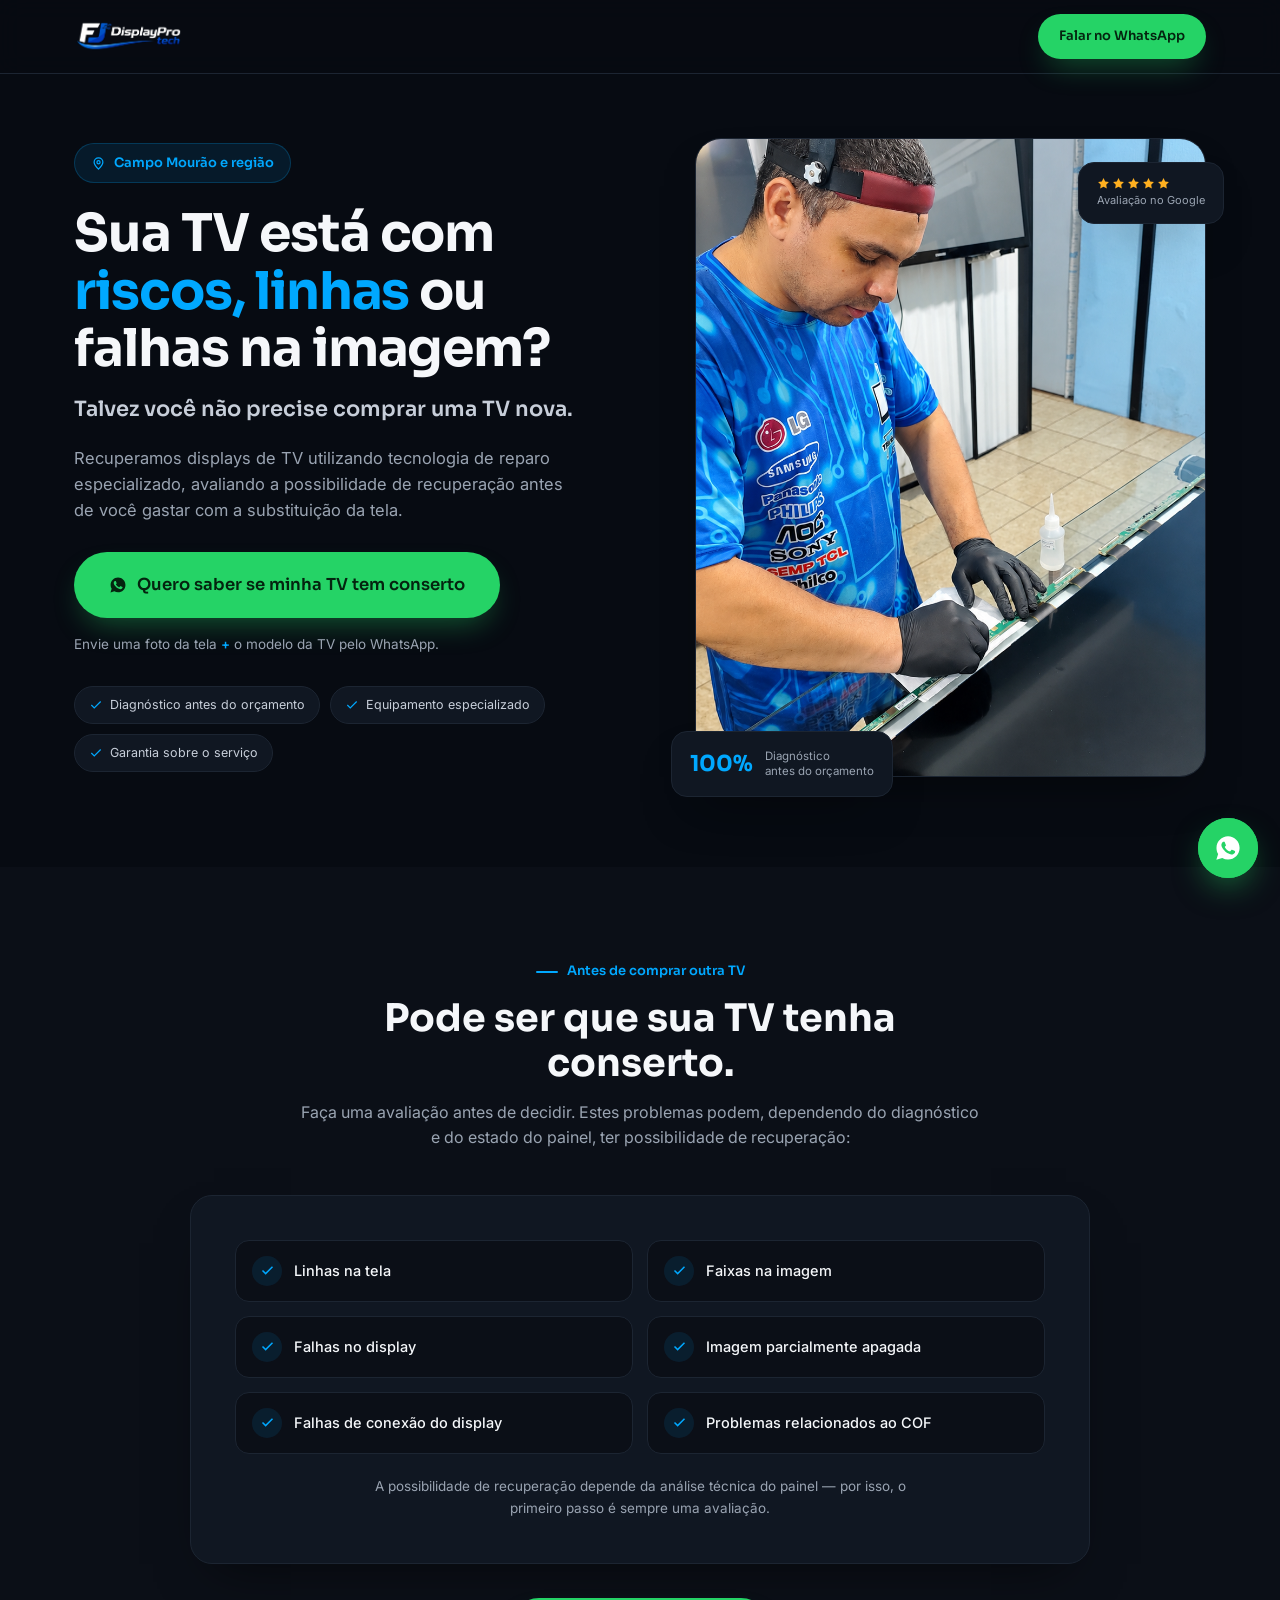
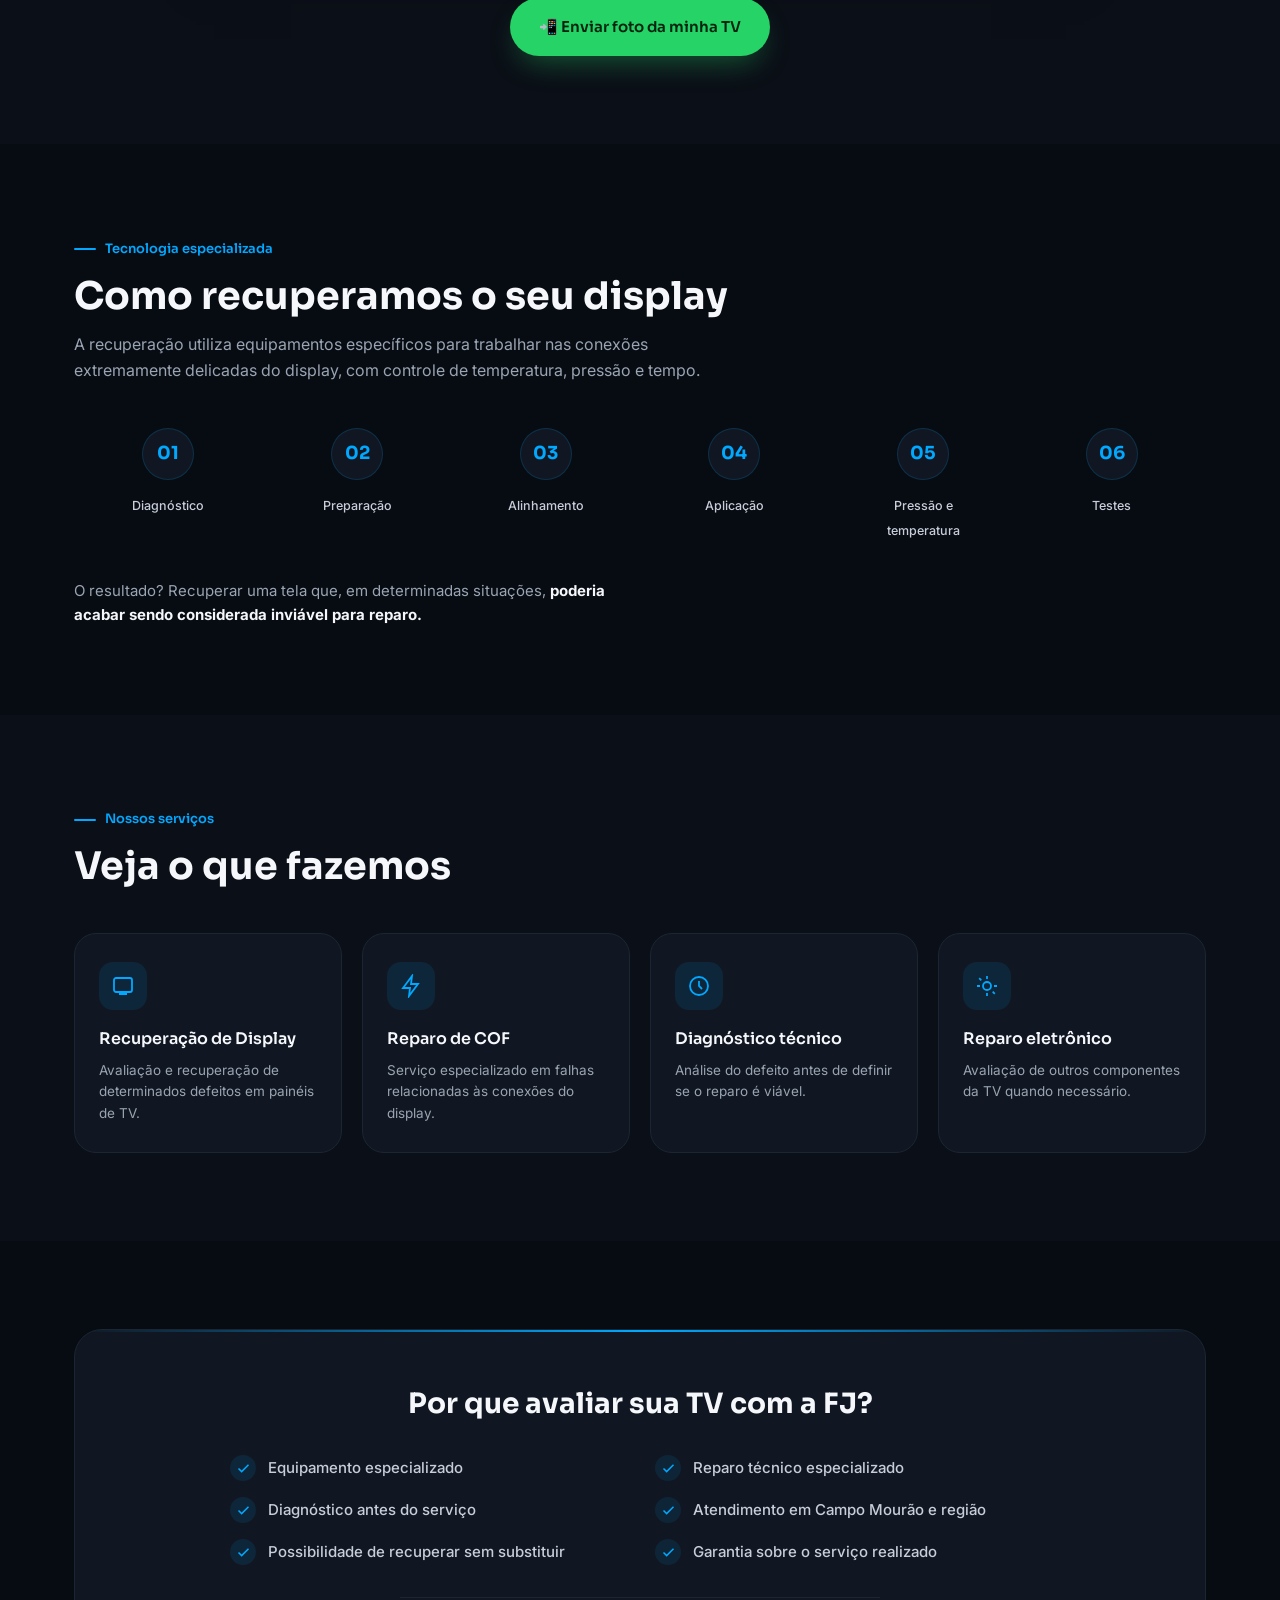
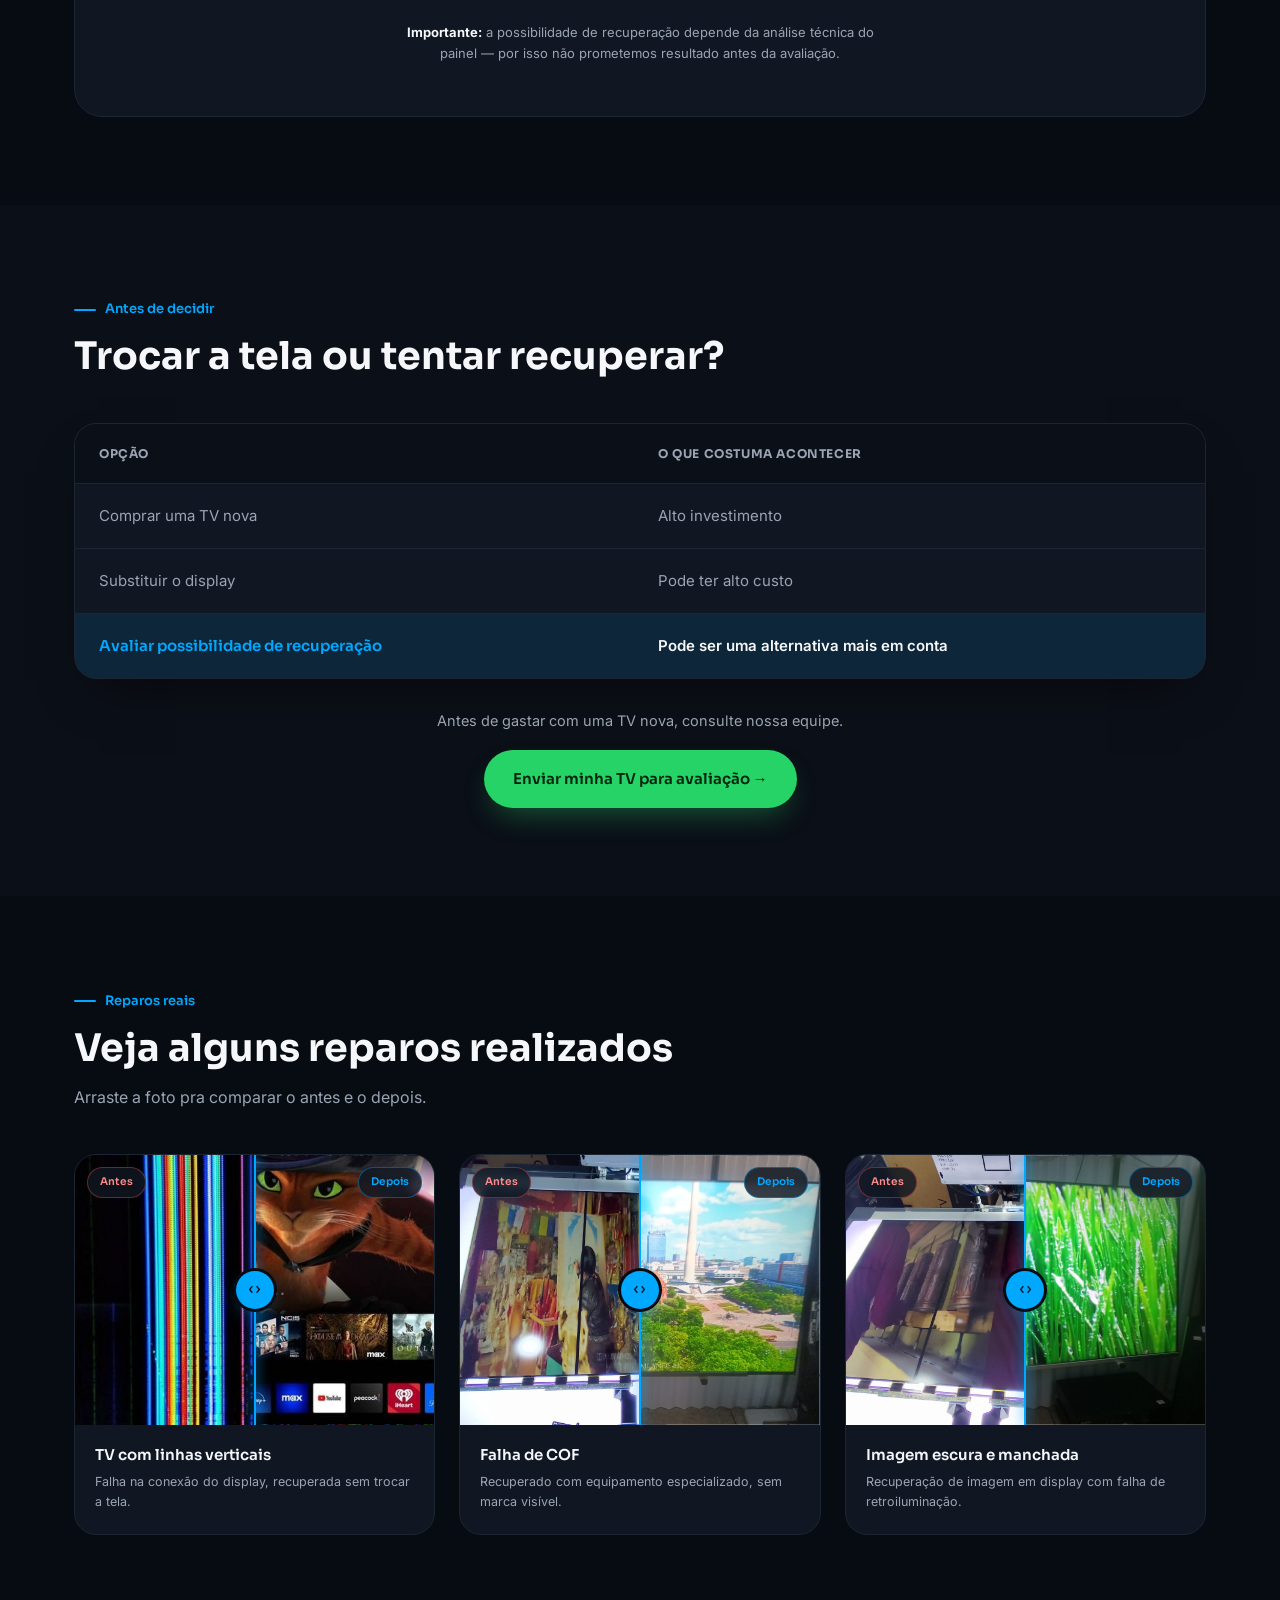
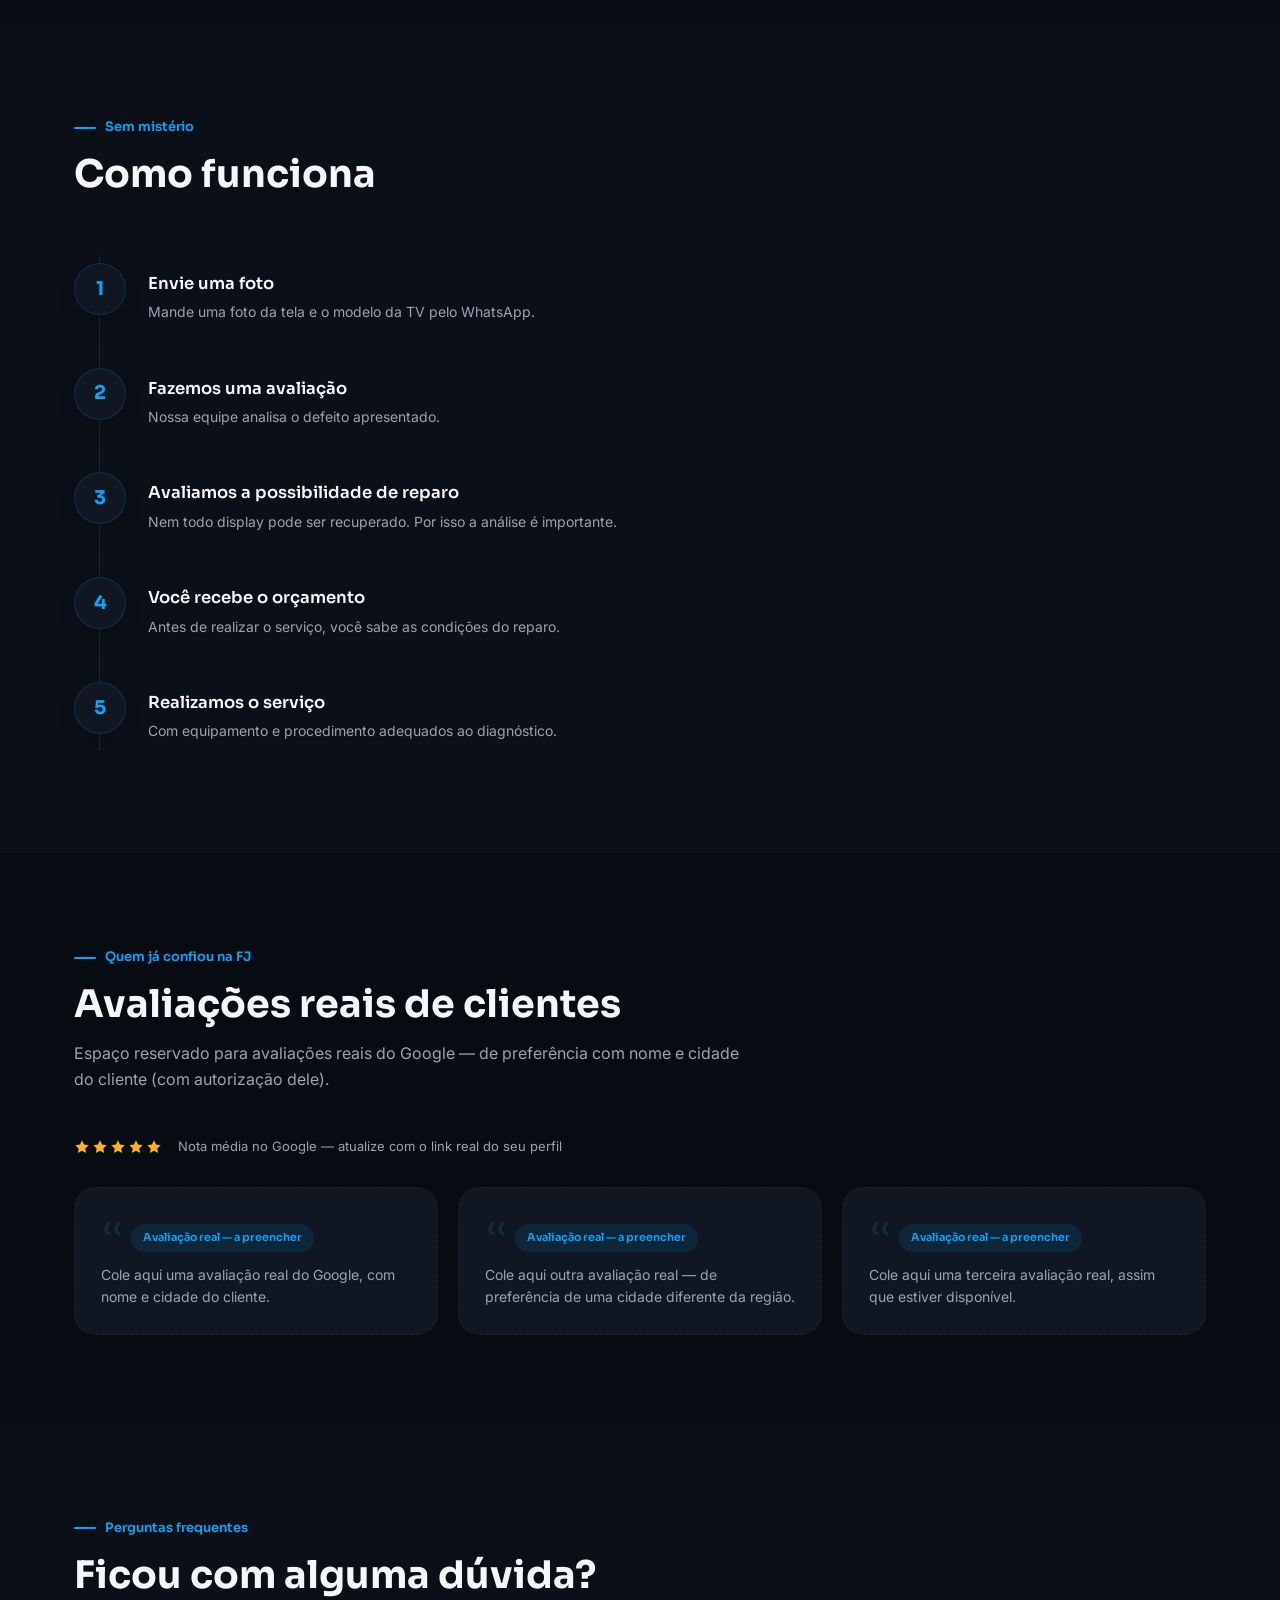
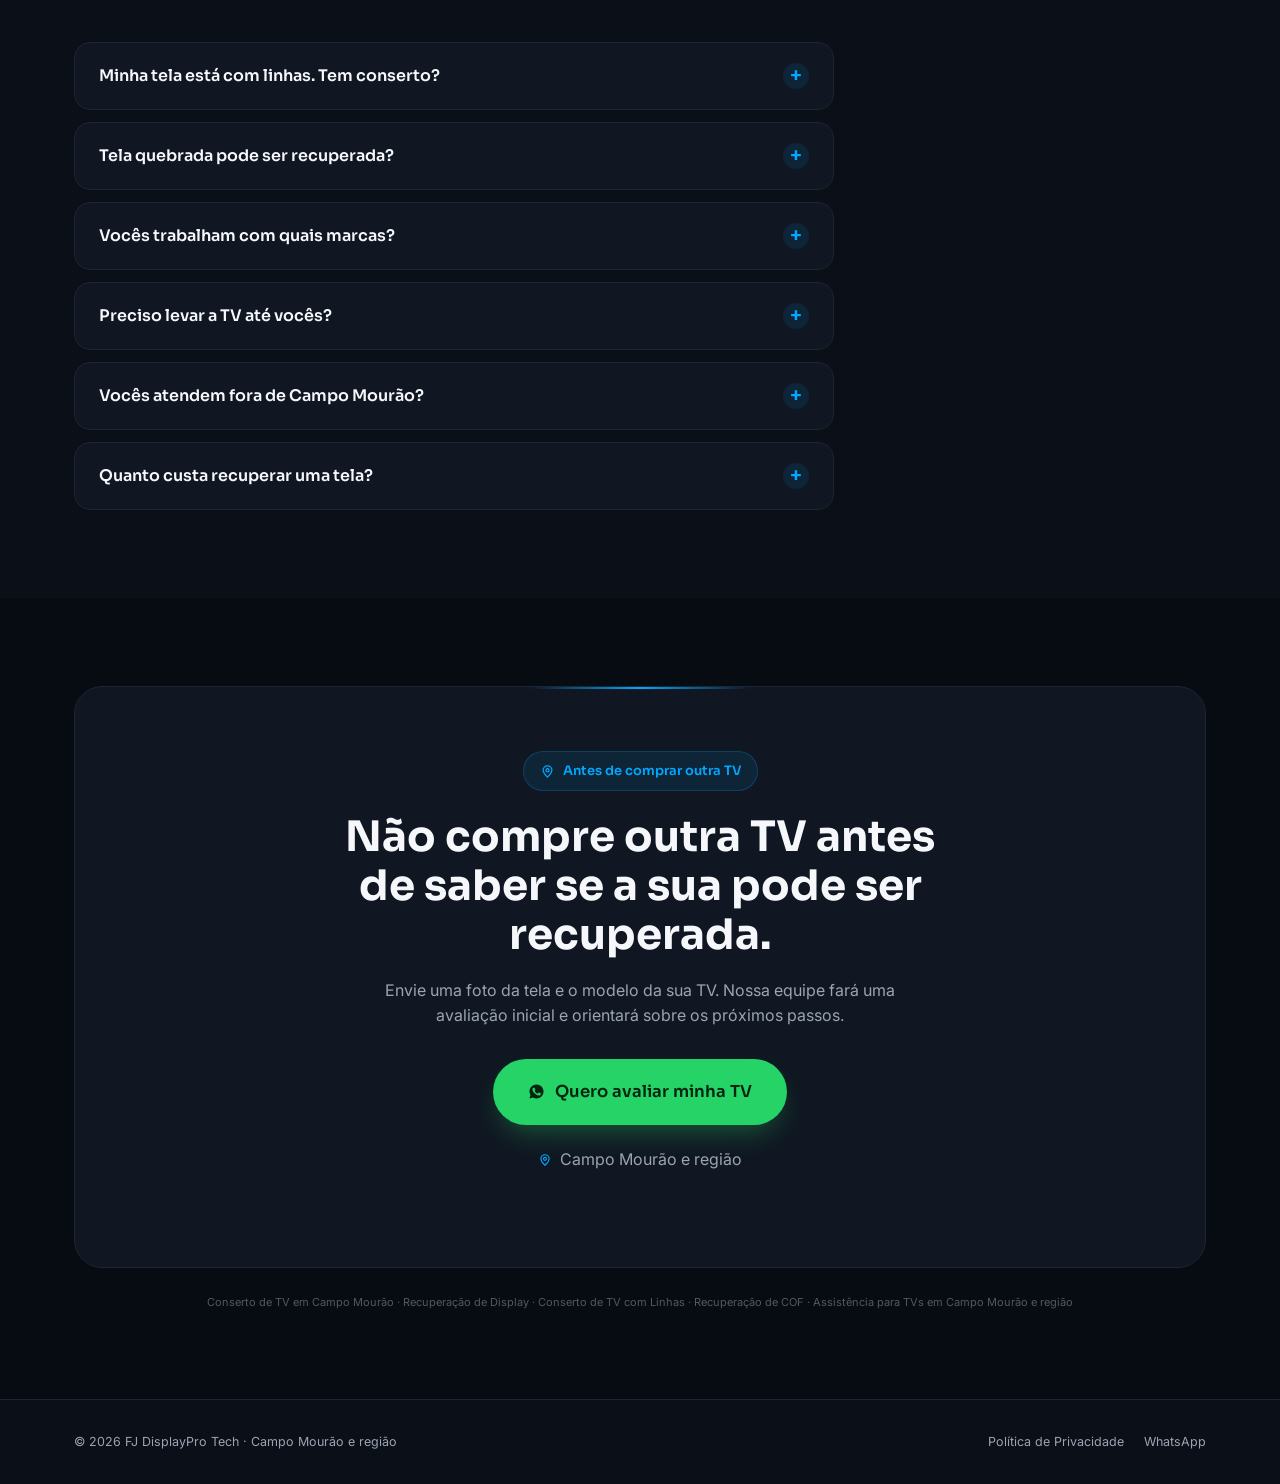
<file: index.html>
<!DOCTYPE html>
<html lang="pt-BR">
<head>
<meta charset="UTF-8">
<meta name="viewport" content="width=device-width, initial-scale=1.0">
<title>Sua TV Está com Riscos, Linhas ou Falhas na Imagem? | FJ DisplayPro Tech</title>
<meta name="description" content="Talvez você não precise comprar uma TV nova. Recuperamos displays de TV com tecnologia especializada. Envie uma foto da tela e o modelo pelo WhatsApp — Campo Mourão e região.">
<link rel="preconnect" href="https://fonts.googleapis.com">
<link href="https://fonts.googleapis.com/css2?family=Sora:wght@500;600;700;800&family=Inter:wght@400;500;600&display=swap" rel="stylesheet">
<link rel="stylesheet" href="style.css">
</head>
<body>

<!-- ============================== HEADER ============================== -->
<header>
  <div class="header-inner">
    <img class="logo-img" src="logo-mark.png" alt="FJ DisplayPro Tech">
    <a href="https://wa.me/5544997722707?text=Ol%C3%A1!%20Vim%20pela%20p%C3%A1gina%20da%20FJ%20DisplayPro%20Tech%20e%20gostaria%20de%20saber%20se%20minha%20TV%20pode%20ter%20o%20display%20recuperado.%20Vou%20enviar%20uma%20foto%20da%20tela%20e%20o%20modelo." target="_blank" rel="noopener" class="btn btn-primary btn-sm">Falar no WhatsApp</a>
  </div>
</header>

<!-- ============================== HERO ============================== -->
<section class="hero">
  <div class="wrap hero-grid">
    <div>
      <span class="badge-pill">
        <svg width="15" height="15" viewBox="0 0 24 24" fill="none" stroke="currentColor" stroke-width="2"><path d="M12 21s-7-6.5-7-11a7 7 0 0 1 14 0c0 4.5-7 11-7 11z"/><circle cx="12" cy="10" r="2.5"/></svg>
        Campo Mourão e região
      </span>
      <h1>Sua TV está com <span class="accent">riscos, linhas</span> ou falhas na imagem?</h1>
      <p class="sub">Talvez você não precise comprar uma TV nova.</p>
      <p class="lead">Recuperamos displays de TV utilizando tecnologia de reparo especializado, avaliando a possibilidade de recuperação antes de você gastar com a substituição da tela.</p>
      <div class="cta-row">
        <a href="https://wa.me/5544997722707?text=Ol%C3%A1!%20Vim%20pela%20p%C3%A1gina%20da%20FJ%20DisplayPro%20Tech.%20Quero%20saber%20se%20minha%20TV%20tem%20conserto%20%E2%80%94%20vou%20enviar%20uma%20foto%20da%20tela%20e%20o%20modelo." target="_blank" rel="noopener" class="btn btn-primary btn-lg">
          <svg width="18" height="18" viewBox="0 0 24 24" fill="currentColor"><path d="M12.04 2C6.58 2 2.13 6.45 2.13 11.91c0 1.87.5 3.63 1.44 5.15L2 22l5.09-1.53a9.87 9.87 0 0 0 4.95 1.33h.01c5.46 0 9.9-4.45 9.9-9.9C21.96 6.44 17.5 2 12.04 2zm5.8 14.1c-.24.68-1.4 1.32-1.94 1.4-.5.08-1.12.11-1.8-.11-.42-.14-.96-.31-1.65-.62-2.9-1.25-4.8-4.17-4.94-4.36-.14-.2-1.17-1.56-1.17-2.98 0-1.41.74-2.1 1-2.4.27-.28.58-.35.78-.35.19 0 .38 0 .55.01.18.01.42-.07.65.5.24.58.81 2 .88 2.14.07.14.12.31.02.5-.1.19-.15.3-.3.47-.15.16-.31.36-.44.49-.15.14-.3.3-.13.6.17.29.75 1.24 1.62 2.01 1.11 1 2.05 1.31 2.35 1.46.29.14.46.12.63-.07.17-.19.72-.84.92-1.13.19-.29.39-.24.65-.14.27.1 1.68.79 1.97.94.29.14.48.21.55.33.07.13.07.72-.17 1.4z"/></svg>
          Quero saber se minha TV tem conserto
        </a>
      </div>
      <p class="micro">Envie uma foto da tela <b>+</b> o modelo da TV pelo WhatsApp.</p>
      <div class="trust-chips">
        <span class="trust-chip"><svg width="14" height="14" viewBox="0 0 24 24" fill="none" stroke="currentColor" stroke-width="2"><path d="M20 6L9 17l-5-5"/></svg> Diagnóstico antes do orçamento</span>
        <span class="trust-chip"><svg width="14" height="14" viewBox="0 0 24 24" fill="none" stroke="currentColor" stroke-width="2"><path d="M20 6L9 17l-5-5"/></svg> Equipamento especializado</span>
        <span class="trust-chip"><svg width="14" height="14" viewBox="0 0 24 24" fill="none" stroke="currentColor" stroke-width="2"><path d="M20 6L9 17l-5-5"/></svg> Garantia sobre o serviço</span>
      </div>
    </div>
    <div class="hero-photo-wrap">
      <div class="hero-photo">
        <img src="img8.jpg" alt="Técnico da FJ DisplayPro Tech trabalhando na recuperação de um display">
      </div>
      <div class="float-card stat">
        <div class="num">100%</div>
        <div class="lbl">Diagnóstico<br>antes do orçamento</div>
      </div>
      <div class="float-card rating">
        <div>
          <div class="stars">
            <svg width="13" height="13" viewBox="0 0 24 24" fill="currentColor"><path d="M12 2l3.09 6.26L22 9.27l-5 4.87L18.18 21 12 17.77 5.82 21 7 14.14l-5-4.87 6.91-1.01L12 2z"/></svg>
            <svg width="13" height="13" viewBox="0 0 24 24" fill="currentColor"><path d="M12 2l3.09 6.26L22 9.27l-5 4.87L18.18 21 12 17.77 5.82 21 7 14.14l-5-4.87 6.91-1.01L12 2z"/></svg>
            <svg width="13" height="13" viewBox="0 0 24 24" fill="currentColor"><path d="M12 2l3.09 6.26L22 9.27l-5 4.87L18.18 21 12 17.77 5.82 21 7 14.14l-5-4.87 6.91-1.01L12 2z"/></svg>
            <svg width="13" height="13" viewBox="0 0 24 24" fill="currentColor"><path d="M12 2l3.09 6.26L22 9.27l-5 4.87L18.18 21 12 17.77 5.82 21 7 14.14l-5-4.87 6.91-1.01L12 2z"/></svg>
            <svg width="13" height="13" viewBox="0 0 24 24" fill="currentColor"><path d="M12 2l3.09 6.26L22 9.27l-5 4.87L18.18 21 12 17.77 5.82 21 7 14.14l-5-4.87 6.91-1.01L12 2z"/></svg>
          </div>
          <span>Avaliação no Google</span>
        </div>
      </div>
    </div>
  </div>
</section>

<!-- ============================== PODE TER CONSERTO ============================== -->
<section id="pode-ter-conserto" class="bg-soft">
  <div class="wrap">
    <div class="section-head center">
      <span class="eyebrow center">Antes de comprar outra TV</span>
      <h2>Pode ser que sua TV tenha conserto.</h2>
      <p>Faça uma avaliação antes de decidir. Estes problemas podem, dependendo do diagnóstico e do estado do painel, ter possibilidade de recuperação:</p>
    </div>
    <div class="problems-card center">
      <div class="problems-grid">
        <div class="problem-pill"><span class="ic"><svg width="15" height="15" viewBox="0 0 24 24" fill="none" stroke="currentColor" stroke-width="2.4"><path d="M20 6L9 17l-5-5"/></svg></span>Linhas na tela</div>
        <div class="problem-pill"><span class="ic"><svg width="15" height="15" viewBox="0 0 24 24" fill="none" stroke="currentColor" stroke-width="2.4"><path d="M20 6L9 17l-5-5"/></svg></span>Faixas na imagem</div>
        <div class="problem-pill"><span class="ic"><svg width="15" height="15" viewBox="0 0 24 24" fill="none" stroke="currentColor" stroke-width="2.4"><path d="M20 6L9 17l-5-5"/></svg></span>Falhas no display</div>
        <div class="problem-pill"><span class="ic"><svg width="15" height="15" viewBox="0 0 24 24" fill="none" stroke="currentColor" stroke-width="2.4"><path d="M20 6L9 17l-5-5"/></svg></span>Imagem parcialmente apagada</div>
        <div class="problem-pill"><span class="ic"><svg width="15" height="15" viewBox="0 0 24 24" fill="none" stroke="currentColor" stroke-width="2.4"><path d="M20 6L9 17l-5-5"/></svg></span>Falhas de conexão do display</div>
        <div class="problem-pill"><span class="ic"><svg width="15" height="15" viewBox="0 0 24 24" fill="none" stroke="currentColor" stroke-width="2.4"><path d="M20 6L9 17l-5-5"/></svg></span>Problemas relacionados ao COF</div>
      </div>
      <p class="note-box center">A possibilidade de recuperação depende da análise técnica do painel — por isso, o primeiro passo é sempre uma avaliação.</p>
    </div>
    <div class="center-cta">
      <a href="https://wa.me/5544997722707?text=Ol%C3%A1!%20Vim%20pela%20p%C3%A1gina%20da%20FJ%20DisplayPro%20Tech.%20Vou%20enviar%20uma%20foto%20da%20minha%20TV%20para%20avalia%C3%A7%C3%A3o." target="_blank" rel="noopener" class="btn btn-primary">📲 Enviar foto da minha TV</a>
    </div>
  </div>
</section>

<!-- ============================== PROCESSO ACF ============================== -->
<section>
  <div class="wrap">
    <div class="section-head">
      <span class="eyebrow">Tecnologia especializada</span>
      <h2>Como recuperamos o seu display</h2>
      <p>A recuperação utiliza equipamentos específicos para trabalhar nas conexões extremamente delicadas do display, com controle de temperatura, pressão e tempo.</p>
    </div>
    <div class="process-track">
      <div class="process-node"><div class="circle">01</div><span>Diagnóstico</span></div>
      <div class="process-node"><div class="circle">02</div><span>Preparação</span></div>
      <div class="process-node"><div class="circle">03</div><span>Alinhamento</span></div>
      <div class="process-node"><div class="circle">04</div><span>Aplicação</span></div>
      <div class="process-node"><div class="circle">05</div><span>Pressão e<br>temperatura</span></div>
      <div class="process-node"><div class="circle">06</div><span>Testes</span></div>
    </div>
    <p class="process-note">O resultado? Recuperar uma tela que, em determinadas situações, <strong>poderia acabar sendo considerada inviável para reparo.</strong></p>
  </div>
</section>

<!-- ============================== VEJA O QUE FAZEMOS ============================== -->
<section id="servicos" class="bg-soft">
  <div class="wrap">
    <div class="section-head">
      <span class="eyebrow">Nossos serviços</span>
      <h2>Veja o que fazemos</h2>
    </div>
    <div class="services-grid">
      <div class="service-card">
        <span class="ic"><svg width="24" height="24" viewBox="0 0 24 24" fill="none" stroke="currentColor" stroke-width="1.8"><rect x="3" y="4" width="18" height="14" rx="2"/><path d="M8 20h8M12 18v2"/></svg></span>
        <h3>Recuperação de Display</h3>
        <p>Avaliação e recuperação de determinados defeitos em painéis de TV.</p>
      </div>
      <div class="service-card">
        <span class="ic"><svg width="24" height="24" viewBox="0 0 24 24" fill="none" stroke="currentColor" stroke-width="1.8"><path d="M13 2 4 14h7l-1 8 9-12h-7l1-8z"/></svg></span>
        <h3>Reparo de COF</h3>
        <p>Serviço especializado em falhas relacionadas às conexões do display.</p>
      </div>
      <div class="service-card">
        <span class="ic"><svg width="24" height="24" viewBox="0 0 24 24" fill="none" stroke="currentColor" stroke-width="1.8"><circle cx="12" cy="12" r="9"/><path d="M12 7v5l3 3"/></svg></span>
        <h3>Diagnóstico técnico</h3>
        <p>Análise do defeito antes de definir se o reparo é viável.</p>
      </div>
      <div class="service-card">
        <span class="ic"><svg width="24" height="24" viewBox="0 0 24 24" fill="none" stroke="currentColor" stroke-width="1.8"><circle cx="12" cy="12" r="4"/><path d="M12 2v3M12 19v3M4.2 4.2l2.1 2.1M17.7 17.7l2.1 2.1M2 12h3M19 12h3"/></svg></span>
        <h3>Reparo eletrônico</h3>
        <p>Avaliação de outros componentes da TV quando necessário.</p>
      </div>
    </div>
  </div>
</section>

<!-- ============================== POR QUE AVALIAR COM A FJ ============================== -->
<section>
  <div class="wrap">
    <div class="why-band">
      <h2>Por que avaliar sua TV com a FJ?</h2>
      <div class="why-list">
        <div class="why-item"><span class="ic"><svg width="15" height="15" viewBox="0 0 24 24" fill="none" stroke="currentColor" stroke-width="2.4"><path d="M20 6L9 17l-5-5"/></svg></span>Equipamento especializado</div>
        <div class="why-item"><span class="ic"><svg width="15" height="15" viewBox="0 0 24 24" fill="none" stroke="currentColor" stroke-width="2.4"><path d="M20 6L9 17l-5-5"/></svg></span>Reparo técnico especializado</div>
        <div class="why-item"><span class="ic"><svg width="15" height="15" viewBox="0 0 24 24" fill="none" stroke="currentColor" stroke-width="2.4"><path d="M20 6L9 17l-5-5"/></svg></span>Diagnóstico antes do serviço</div>
        <div class="why-item"><span class="ic"><svg width="15" height="15" viewBox="0 0 24 24" fill="none" stroke="currentColor" stroke-width="2.4"><path d="M20 6L9 17l-5-5"/></svg></span>Atendimento em Campo Mourão e região</div>
        <div class="why-item"><span class="ic"><svg width="15" height="15" viewBox="0 0 24 24" fill="none" stroke="currentColor" stroke-width="2.4"><path d="M20 6L9 17l-5-5"/></svg></span>Possibilidade de recuperar sem substituir</div>
        <div class="why-item"><span class="ic"><svg width="15" height="15" viewBox="0 0 24 24" fill="none" stroke="currentColor" stroke-width="2.4"><path d="M20 6L9 17l-5-5"/></svg></span>Garantia sobre o serviço realizado</div>
      </div>
      <p class="why-disclaimer"><strong>Importante:</strong> a possibilidade de recuperação depende da análise técnica do painel — por isso não prometemos resultado antes da avaliação.</p>
    </div>
  </div>
</section>

<!-- ============================== COMPARAÇÃO ============================== -->
<section class="bg-soft">
  <div class="wrap">
    <div class="section-head">
      <span class="eyebrow">Antes de decidir</span>
      <h2>Trocar a tela ou tentar recuperar?</h2>
    </div>
    <div class="compare-card">
      <table class="compare-table">
        <thead><tr><th>Opção</th><th>O que costuma acontecer</th></tr></thead>
        <tbody>
          <tr><td>Comprar uma TV nova</td><td>Alto investimento</td></tr>
          <tr><td>Substituir o display</td><td>Pode ter alto custo</td></tr>
          <tr class="highlight"><td>Avaliar possibilidade de recuperação</td><td>Pode ser uma alternativa mais em conta</td></tr>
        </tbody>
      </table>
    </div>
    <div class="compare-cta">
      <p style="color:var(--muted);font-size:14.5px;margin-bottom:18px">Antes de gastar com uma TV nova, consulte nossa equipe.</p>
      <a href="https://wa.me/5544997722707?text=Ol%C3%A1!%20Vim%20pela%20p%C3%A1gina%20da%20FJ%20DisplayPro%20Tech.%20Quero%20enviar%20minha%20TV%20para%20avalia%C3%A7%C3%A3o%20antes%20de%20comprar%20outra." target="_blank" rel="noopener" class="btn btn-primary">Enviar minha TV para avaliação →</a>
    </div>
  </div>
</section>

<!-- ============================== ANTES E DEPOIS ============================== -->
<section id="antes-depois">
  <div class="wrap">
    <div class="section-head">
      <span class="eyebrow">Reparos reais</span>
      <h2>Veja alguns reparos realizados</h2>
      <p>Arraste a foto pra comparar o antes e o depois.</p>
    </div>
    <div class="cases-row">
      <div class="case">
        <div class="compare" data-compare>
          <img class="before" src="img1.jpg" alt="Antes: TV com linhas">
          <img class="after" src="img2.jpg" alt="Depois: tela recuperada">
          <div class="seam"></div>
          <div class="tag tag-before">Antes</div>
          <div class="tag tag-after">Depois</div>
          <div class="handle" aria-hidden="true"><svg width="13" height="13" viewBox="0 0 24 24" fill="none" stroke="currentColor" stroke-width="2.4"><path d="M8 6l-5 6 5 6M16 6l5 6-5 6"/></svg></div>
          <input type="range" min="0" max="100" value="50" aria-label="Arraste para comparar">
        </div>
        <div class="case-body"><h3>TV com linhas verticais</h3><p>Falha na conexão do display, recuperada sem trocar a tela.</p></div>
      </div>
      <div class="case">
        <div class="compare" data-compare>
          <img class="before" src="img3.jpg" alt="Antes: riscos na tela">
          <img class="after" src="img4.jpg" alt="Depois: tela recuperada">
          <div class="seam"></div>
          <div class="tag tag-before">Antes</div>
          <div class="tag tag-after">Depois</div>
          <div class="handle" aria-hidden="true"><svg width="13" height="13" viewBox="0 0 24 24" fill="none" stroke="currentColor" stroke-width="2.4"><path d="M8 6l-5 6 5 6M16 6l5 6-5 6"/></svg></div>
          <input type="range" min="0" max="100" value="50" aria-label="Arraste para comparar">
        </div>
        <div class="case-body"><h3>Falha de COF</h3><p>Recuperado com equipamento especializado, sem marca visível.</p></div>
      </div>
      <div class="case">
        <div class="compare" data-compare>
          <img class="before" src="img5.jpg" alt="Antes: imagem escura">
          <img class="after" src="img6.jpg" alt="Depois: imagem recuperada">
          <div class="seam"></div>
          <div class="tag tag-before">Antes</div>
          <div class="tag tag-after">Depois</div>
          <div class="handle" aria-hidden="true"><svg width="13" height="13" viewBox="0 0 24 24" fill="none" stroke="currentColor" stroke-width="2.4"><path d="M8 6l-5 6 5 6M16 6l5 6-5 6"/></svg></div>
          <input type="range" min="0" max="100" value="50" aria-label="Arraste para comparar">
        </div>
        <div class="case-body"><h3>Imagem escura e manchada</h3><p>Recuperação de imagem em display com falha de retroiluminação.</p></div>
      </div>
    </div>
  </div>
</section>

<!-- ============================== COMO FUNCIONA ============================== -->
<section class="bg-soft">
  <div class="wrap">
    <div class="section-head">
      <span class="eyebrow">Sem mistério</span>
      <h2>Como funciona</h2>
    </div>
    <div class="steps-track">
      <div class="step-row"><span class="n">1</span><div><h3>Envie uma foto</h3><p>Mande uma foto da tela e o modelo da TV pelo WhatsApp.</p></div></div>
      <div class="step-row"><span class="n">2</span><div><h3>Fazemos uma avaliação</h3><p>Nossa equipe analisa o defeito apresentado.</p></div></div>
      <div class="step-row"><span class="n">3</span><div><h3>Avaliamos a possibilidade de reparo</h3><p>Nem todo display pode ser recuperado. Por isso a análise é importante.</p></div></div>
      <div class="step-row"><span class="n">4</span><div><h3>Você recebe o orçamento</h3><p>Antes de realizar o serviço, você sabe as condições do reparo.</p></div></div>
      <div class="step-row"><span class="n">5</span><div><h3>Realizamos o serviço</h3><p>Com equipamento e procedimento adequados ao diagnóstico.</p></div></div>
    </div>
  </div>
</section>

<!-- ============================== PROVA SOCIAL ============================== -->
<section id="depoimentos">
  <div class="wrap">
    <div class="section-head">
      <span class="eyebrow">Quem já confiou na FJ</span>
      <h2>Avaliações reais de clientes</h2>
      <p>Espaço reservado para avaliações reais do Google — de preferência com nome e cidade do cliente (com autorização dele).</p>
    </div>
    <div class="review-summary">
      <div class="stars">
        <svg width="16" height="16" viewBox="0 0 24 24" fill="currentColor"><path d="M12 2l3.09 6.26L22 9.27l-5 4.87L18.18 21 12 17.77 5.82 21 7 14.14l-5-4.87 6.91-1.01L12 2z"/></svg>
        <svg width="16" height="16" viewBox="0 0 24 24" fill="currentColor"><path d="M12 2l3.09 6.26L22 9.27l-5 4.87L18.18 21 12 17.77 5.82 21 7 14.14l-5-4.87 6.91-1.01L12 2z"/></svg>
        <svg width="16" height="16" viewBox="0 0 24 24" fill="currentColor"><path d="M12 2l3.09 6.26L22 9.27l-5 4.87L18.18 21 12 17.77 5.82 21 7 14.14l-5-4.87 6.91-1.01L12 2z"/></svg>
        <svg width="16" height="16" viewBox="0 0 24 24" fill="currentColor"><path d="M12 2l3.09 6.26L22 9.27l-5 4.87L18.18 21 12 17.77 5.82 21 7 14.14l-5-4.87 6.91-1.01L12 2z"/></svg>
        <svg width="16" height="16" viewBox="0 0 24 24" fill="currentColor"><path d="M12 2l3.09 6.26L22 9.27l-5 4.87L18.18 21 12 17.77 5.82 21 7 14.14l-5-4.87 6.91-1.01L12 2z"/></svg>
      </div>
      <span>Nota média no Google — atualize com o link real do seu perfil</span>
    </div>
    <div class="reviews-grid">
      <div class="review-card">
        <svg class="quote-ic" width="26" height="26" viewBox="0 0 24 24" fill="currentColor"><path d="M7.17 6C4.87 8.06 3.5 10.68 3.5 13.5a5.5 5.5 0 0 0 5.5 5.5v-2.5A3 3 0 0 1 6 13.5c0-1.9 1-3.7 2.6-5L7.17 6zm9 0c-2.3 2.06-3.67 4.68-3.67 7.5a5.5 5.5 0 0 0 5.5 5.5v-2.5a3 3 0 0 1-3-3c0-1.9 1-3.7 2.6-5L16.17 6z"/></svg>
        <span class="rtag">Avaliação real — a preencher</span>
        <p>Cole aqui uma avaliação real do Google, com nome e cidade do cliente.</p>
      </div>
      <div class="review-card">
        <svg class="quote-ic" width="26" height="26" viewBox="0 0 24 24" fill="currentColor"><path d="M7.17 6C4.87 8.06 3.5 10.68 3.5 13.5a5.5 5.5 0 0 0 5.5 5.5v-2.5A3 3 0 0 1 6 13.5c0-1.9 1-3.7 2.6-5L7.17 6zm9 0c-2.3 2.06-3.67 4.68-3.67 7.5a5.5 5.5 0 0 0 5.5 5.5v-2.5a3 3 0 0 1-3-3c0-1.9 1-3.7 2.6-5L16.17 6z"/></svg>
        <span class="rtag">Avaliação real — a preencher</span>
        <p>Cole aqui outra avaliação real — de preferência de uma cidade diferente da região.</p>
      </div>
      <div class="review-card">
        <svg class="quote-ic" width="26" height="26" viewBox="0 0 24 24" fill="currentColor"><path d="M7.17 6C4.87 8.06 3.5 10.68 3.5 13.5a5.5 5.5 0 0 0 5.5 5.5v-2.5A3 3 0 0 1 6 13.5c0-1.9 1-3.7 2.6-5L7.17 6zm9 0c-2.3 2.06-3.67 4.68-3.67 7.5a5.5 5.5 0 0 0 5.5 5.5v-2.5a3 3 0 0 1-3-3c0-1.9 1-3.7 2.6-5L16.17 6z"/></svg>
        <span class="rtag">Avaliação real — a preencher</span>
        <p>Cole aqui uma terceira avaliação real, assim que estiver disponível.</p>
      </div>
    </div>
  </div>
</section>

<!-- ============================== FAQ ============================== -->
<section class="bg-soft">
  <div class="wrap">
    <div class="section-head">
      <span class="eyebrow">Perguntas frequentes</span>
      <h2>Ficou com alguma dúvida?</h2>
    </div>
    <div class="faq">
      <details>
        <summary>Minha tela está com linhas. Tem conserto?</summary>
        <p class="a">Depende da origem da falha e das condições do painel. Envie uma foto para uma avaliação inicial.</p>
      </details>
      <details>
        <summary>Tela quebrada pode ser recuperada?</summary>
        <p class="a">Tela fisicamente quebrada é diferente de uma falha de conexão ou defeito eletrônico. É necessária avaliação.</p>
      </details>
      <details>
        <summary>Vocês trabalham com quais marcas?</summary>
        <p class="a">Atendemos as principais marcas de TV do mercado. Envie o modelo da sua TV pelo WhatsApp para confirmarmos.</p>
      </details>
      <details>
        <summary>Preciso levar a TV até vocês?</summary>
        <p class="a">Na maioria dos casos sim — mande uma mensagem pelo WhatsApp que explicamos como funciona o atendimento.</p>
      </details>
      <details>
        <summary>Vocês atendem fora de Campo Mourão?</summary>
        <p class="a">Sim, atendemos Campo Mourão, Peabiru, Luiziana, Farol e cidades da região.</p>
      </details>
      <details>
        <summary>Quanto custa recuperar uma tela?</summary>
        <p class="a">O valor depende do modelo da TV e do defeito apresentado. Fazemos uma avaliação antes de passar qualquer orçamento.</p>
      </details>
    </div>
  </div>
</section>

<!-- ============================== CTA FINAL ============================== -->
<section id="orcamento">
  <div class="wrap">
    <div class="final-cta">
      <div class="inner">
        <span class="badge-pill">
          <svg width="15" height="15" viewBox="0 0 24 24" fill="none" stroke="currentColor" stroke-width="2"><path d="M12 21s-7-6.5-7-11a7 7 0 0 1 14 0c0 4.5-7 11-7 11z"/><circle cx="12" cy="10" r="2.5"/></svg>
          Antes de comprar outra TV
        </span>
        <h2>Não compre outra TV antes de saber se a sua pode ser recuperada.</h2>
        <p>Envie uma foto da tela e o modelo da sua TV. Nossa equipe fará uma avaliação inicial e orientará sobre os próximos passos.</p>
        <a href="https://wa.me/5544997722707?text=Ol%C3%A1!%20Vim%20pela%20p%C3%A1gina%20da%20FJ%20DisplayPro%20Tech%20e%20gostaria%20de%20saber%20se%20minha%20TV%20pode%20ter%20o%20display%20recuperado.%20Vou%20enviar%20uma%20foto%20da%20tela%20e%20o%20modelo." target="_blank" rel="noopener" class="btn btn-primary btn-lg">
          <svg width="17" height="17" viewBox="0 0 24 24" fill="currentColor"><path d="M12.04 2C6.58 2 2.13 6.45 2.13 11.91c0 1.87.5 3.63 1.44 5.15L2 22l5.09-1.53a9.87 9.87 0 0 0 4.95 1.33h.01c5.46 0 9.9-4.45 9.9-9.9C21.96 6.44 17.5 2 12.04 2zm5.8 14.1c-.24.68-1.4 1.32-1.94 1.4-.5.08-1.12.11-1.8-.11-.42-.14-.96-.31-1.65-.62-2.9-1.25-4.8-4.17-4.94-4.36-.14-.2-1.17-1.56-1.17-2.98 0-1.41.74-2.1 1-2.4.27-.28.58-.35.78-.35.19 0 .38 0 .55.01.18.01.42-.07.65.5.24.58.81 2 .88 2.14.07.14.12.31.02.5-.1.19-.15.3-.3.47-.15.16-.31.36-.44.49-.15.14-.3.3-.13.6.17.29.75 1.24 1.62 2.01 1.11 1 2.05 1.31 2.35 1.46.29.14.46.12.63-.07.17-.19.72-.84.92-1.13.19-.29.39-.24.65-.14.27.1 1.68.79 1.97.94.29.14.48.21.55.33.07.13.07.72-.17 1.4z"/></svg>
          Quero avaliar minha TV
        </a>
        <p class="area">
          <svg width="14" height="14" viewBox="0 0 24 24" fill="none" stroke="currentColor" stroke-width="2"><path d="M12 21s-7-6.5-7-11a7 7 0 0 1 14 0c0 4.5-7 11-7 11z"/><circle cx="12" cy="10" r="2.5"/></svg>
          Campo Mourão e região
        </p>
      </div>
    </div>
    <p class="seo-note">Conserto de TV em Campo Mourão · Recuperação de Display · Conserto de TV com Linhas · Recuperação de COF · Assistência para TVs em Campo Mourão e região</p>
  </div>
</section>

<!-- ============================== FOOTER ============================== -->
<footer>
  <div class="wrap footer-inner">
    <p>© <span id="year"></span> FJ DisplayPro Tech · Campo Mourão e região</p>
    <div class="footer-links">
      <a href="privacidade.html">Política de Privacidade</a>
      <a href="https://wa.me/5544997722707?text=Ol%C3%A1!%20Vim%20pela%20p%C3%A1gina%20da%20FJ%20DisplayPro%20Tech." target="_blank" rel="noopener">WhatsApp</a>
    </div>
  </div>
</footer>

<!-- ============================== BOLHA FLUTUANTE WHATSAPP ============================== -->
<a class="wa-float" href="https://wa.me/5544997722707?text=Ol%C3%A1!%20Vim%20pela%20p%C3%A1gina%20da%20FJ%20DisplayPro%20Tech.%20Vou%20enviar%20uma%20foto%20da%20minha%20TV%20para%20avalia%C3%A7%C3%A3o." target="_blank" rel="noopener" aria-label="Falar no WhatsApp">
  <svg width="28" height="28" viewBox="0 0 24 24" fill="currentColor"><path d="M12.04 2C6.58 2 2.13 6.45 2.13 11.91c0 1.87.5 3.63 1.44 5.15L2 22l5.09-1.53a9.87 9.87 0 0 0 4.95 1.33h.01c5.46 0 9.9-4.45 9.9-9.9C21.96 6.44 17.5 2 12.04 2zm5.8 14.1c-.24.68-1.4 1.32-1.94 1.4-.5.08-1.12.11-1.8-.11-.42-.14-.96-.31-1.65-.62-2.9-1.25-4.8-4.17-4.94-4.36-.14-.2-1.17-1.56-1.17-2.98 0-1.41.74-2.1 1-2.4.27-.28.58-.35.78-.35.19 0 .38 0 .55.01.18.01.42-.07.65.5.24.58.81 2 .88 2.14.07.14.12.31.02.5-.1.19-.15.3-.3.47-.15.16-.31.36-.44.49-.15.14-.3.3-.13.6.17.29.75 1.24 1.62 2.01 1.11 1 2.05 1.31 2.35 1.46.29.14.46.12.63-.07.17-.19.72-.84.92-1.13.19-.29.39-.24.65-.14.27.1 1.68.79 1.97.94.29.14.48.21.55.33.07.13.07.72-.17 1.4z"/></svg>
</a>

<script src="script.js"></script>
</body>
</html>
</file>
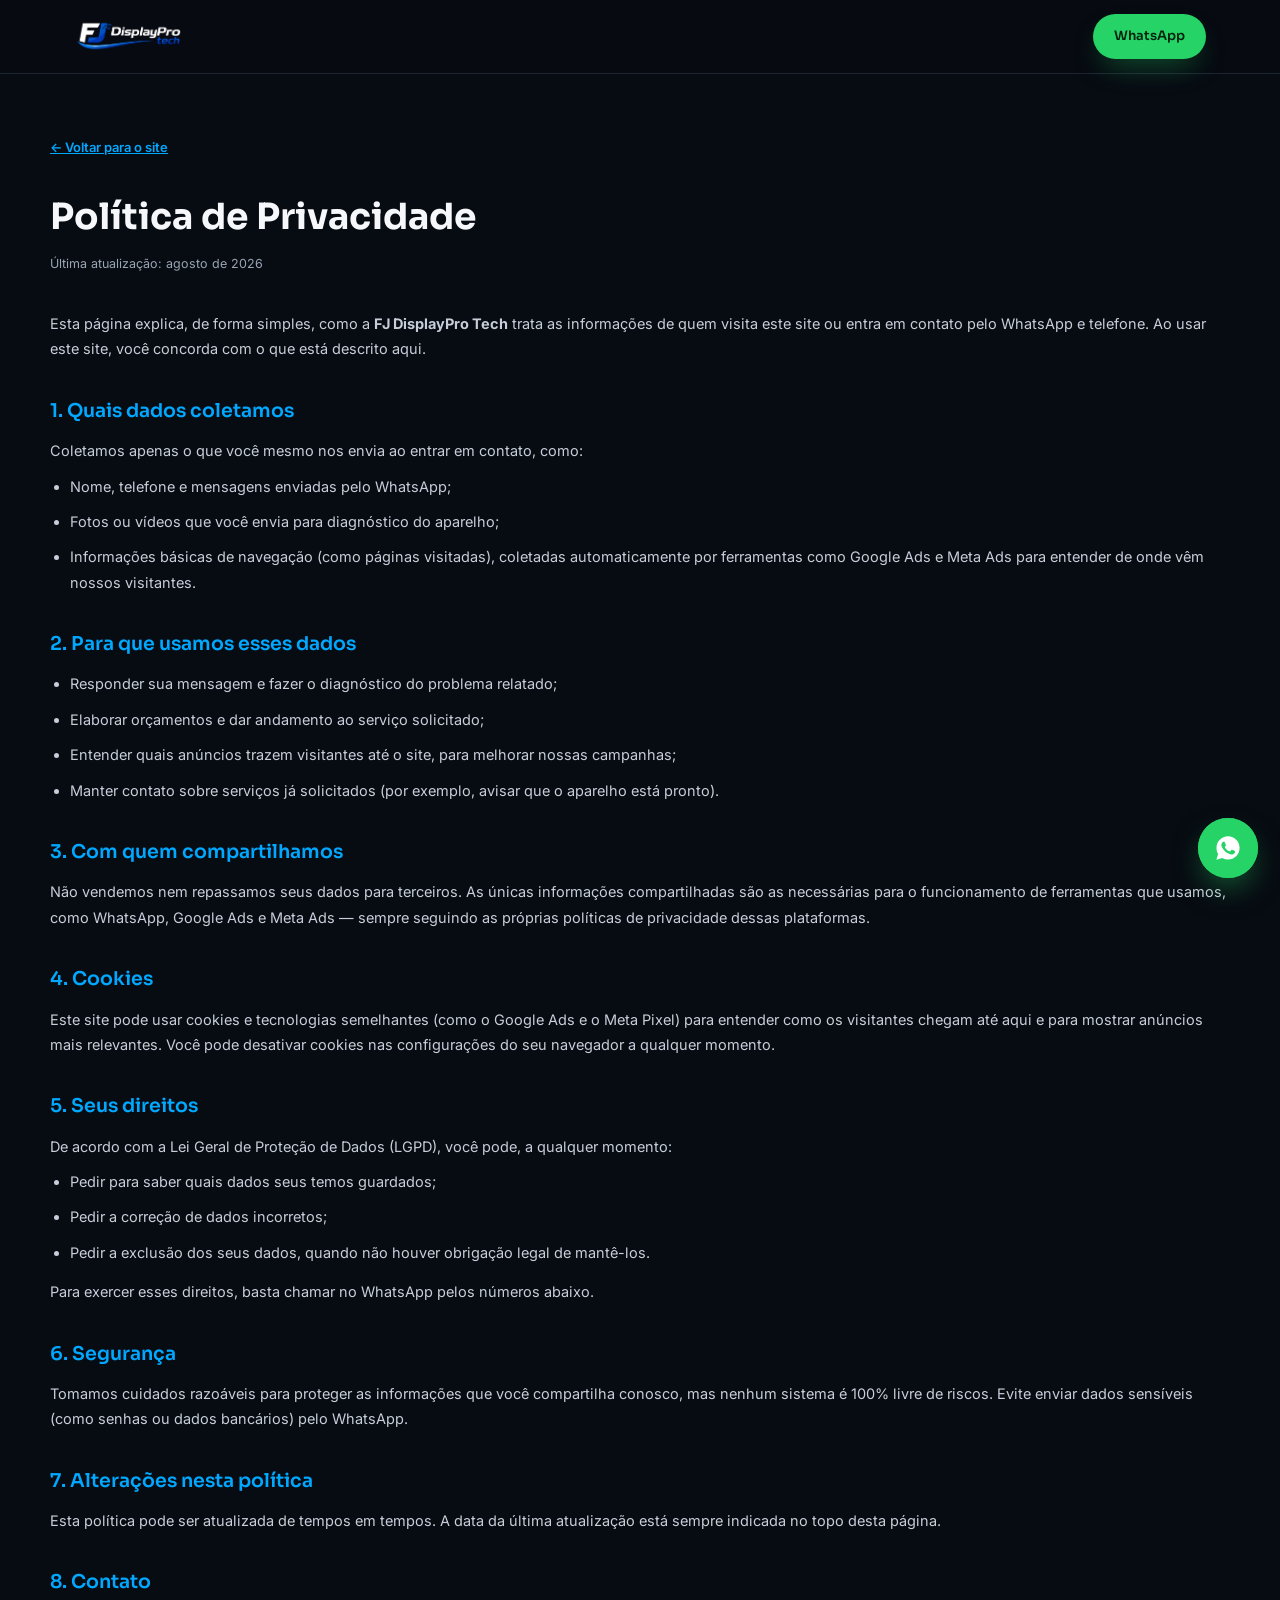
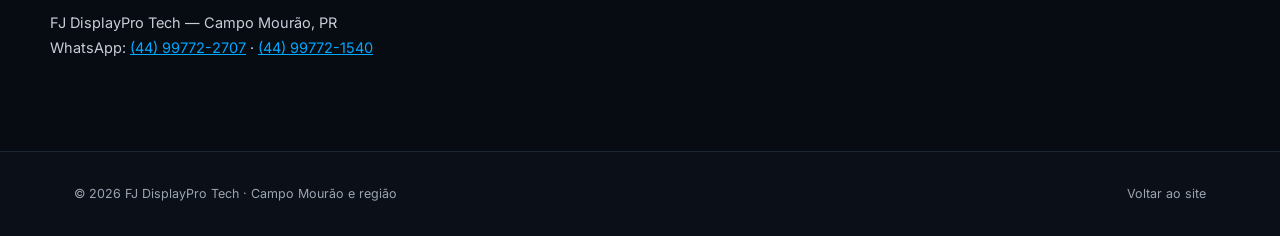
<file: privacidade.html>
<!DOCTYPE html>
<html lang="pt-BR">
<head>
<meta charset="UTF-8">
<meta name="viewport" content="width=device-width, initial-scale=1.0">
<title>Política de Privacidade | FJ DisplayPro Tech</title>
<meta name="description" content="Política de Privacidade da FJ DisplayPro Tech — como tratamos os dados de quem entra em contato pelo site e pelo WhatsApp.">
<meta name="robots" content="noindex">
<link rel="preconnect" href="https://fonts.googleapis.com">
<link href="https://fonts.googleapis.com/css2?family=Sora:wght@500;600;700;800&family=Inter:wght@400;500;600&display=swap" rel="stylesheet">
<link rel="stylesheet" href="style.css">
</head>
<body>

<header>
  <div class="header-inner">
    <a href="index.html"><img class="logo-img" src="logo-mark.png" alt="FJ DisplayPro Tech"></a>
    <a href="https://wa.me/5544997722707?text=Ol%C3%A1!%20Vim%20pela%20p%C3%A1gina%20da%20FJ%20DisplayPro%20Tech." target="_blank" rel="noopener" class="btn btn-primary btn-sm">WhatsApp</a>
  </div>
</header>

<div class="wrap policy">
  <a class="policy-back" href="index.html">← Voltar para o site</a>
  <h1>Política de Privacidade</h1>
  <p class="updated">Última atualização: agosto de 2026</p>

  <p>Esta página explica, de forma simples, como a <strong>FJ DisplayPro Tech</strong> trata as informações de quem visita este site ou entra em contato pelo WhatsApp e telefone. Ao usar este site, você concorda com o que está descrito aqui.</p>

  <h2>1. Quais dados coletamos</h2>
  <p>Coletamos apenas o que você mesmo nos envia ao entrar em contato, como:</p>
  <ul>
    <li>Nome, telefone e mensagens enviadas pelo WhatsApp;</li>
    <li>Fotos ou vídeos que você envia para diagnóstico do aparelho;</li>
    <li>Informações básicas de navegação (como páginas visitadas), coletadas automaticamente por ferramentas como Google Ads e Meta Ads para entender de onde vêm nossos visitantes.</li>
  </ul>

  <h2>2. Para que usamos esses dados</h2>
  <ul>
    <li>Responder sua mensagem e fazer o diagnóstico do problema relatado;</li>
    <li>Elaborar orçamentos e dar andamento ao serviço solicitado;</li>
    <li>Entender quais anúncios trazem visitantes até o site, para melhorar nossas campanhas;</li>
    <li>Manter contato sobre serviços já solicitados (por exemplo, avisar que o aparelho está pronto).</li>
  </ul>

  <h2>3. Com quem compartilhamos</h2>
  <p>Não vendemos nem repassamos seus dados para terceiros. As únicas informações compartilhadas são as necessárias para o funcionamento de ferramentas que usamos, como WhatsApp, Google Ads e Meta Ads — sempre seguindo as próprias políticas de privacidade dessas plataformas.</p>

  <h2>4. Cookies</h2>
  <p>Este site pode usar cookies e tecnologias semelhantes (como o Google Ads e o Meta Pixel) para entender como os visitantes chegam até aqui e para mostrar anúncios mais relevantes. Você pode desativar cookies nas configurações do seu navegador a qualquer momento.</p>

  <h2>5. Seus direitos</h2>
  <p>De acordo com a Lei Geral de Proteção de Dados (LGPD), você pode, a qualquer momento:</p>
  <ul>
    <li>Pedir para saber quais dados seus temos guardados;</li>
    <li>Pedir a correção de dados incorretos;</li>
    <li>Pedir a exclusão dos seus dados, quando não houver obrigação legal de mantê-los.</li>
  </ul>
  <p>Para exercer esses direitos, basta chamar no WhatsApp pelos números abaixo.</p>

  <h2>6. Segurança</h2>
  <p>Tomamos cuidados razoáveis para proteger as informações que você compartilha conosco, mas nenhum sistema é 100% livre de riscos. Evite enviar dados sensíveis (como senhas ou dados bancários) pelo WhatsApp.</p>

  <h2>7. Alterações nesta política</h2>
  <p>Esta política pode ser atualizada de tempos em tempos. A data da última atualização está sempre indicada no topo desta página.</p>

  <h2>8. Contato</h2>
  <p>
    FJ DisplayPro Tech — Campo Mourão, PR<br>
    WhatsApp: <a href="https://wa.me/5544997722707">(44) 99772-2707</a> · <a href="https://wa.me/5544997721540">(44) 99772-1540</a>
  </p>
</div>

<footer>
  <div class="wrap footer-inner">
    <p>© <span id="year"></span> FJ DisplayPro Tech · Campo Mourão e região</p>
    <div class="footer-links">
      <a href="index.html">Voltar ao site</a>
    </div>
  </div>
</footer>

<a class="wa-float" href="https://wa.me/5544997722707?text=Ol%C3%A1!%20Vim%20pela%20p%C3%A1gina%20da%20FJ%20DisplayPro%20Tech." target="_blank" rel="noopener" aria-label="Falar no WhatsApp">
  <svg width="28" height="28" viewBox="0 0 24 24" fill="currentColor"><path d="M12.04 2C6.58 2 2.13 6.45 2.13 11.91c0 1.87.5 3.63 1.44 5.15L2 22l5.09-1.53a9.87 9.87 0 0 0 4.95 1.33h.01c5.46 0 9.9-4.45 9.9-9.9C21.96 6.44 17.5 2 12.04 2zm5.8 14.1c-.24.68-1.4 1.32-1.94 1.4-.5.08-1.12.11-1.8-.11-.42-.14-.96-.31-1.65-.62-2.9-1.25-4.8-4.17-4.94-4.36-.14-.2-1.17-1.56-1.17-2.98 0-1.41.74-2.1 1-2.4.27-.28.58-.35.78-.35.19 0 .38 0 .55.01.18.01.42-.07.65.5.24.58.81 2 .88 2.14.07.14.12.31.02.5-.1.19-.15.3-.3.47-.15.16-.31.36-.44.49-.15.14-.3.3-.13.6.17.29.75 1.24 1.62 2.01 1.11 1 2.05 1.31 2.35 1.46.29.14.46.12.63-.07.17-.19.72-.84.92-1.13.19-.29.39-.24.65-.14.27.1 1.68.79 1.97.94.29.14.48.21.55.33.07.13.07.72-.17 1.4z"/></svg>
</a>

<script src="script.js"></script>
</body>
</html>
</file>
<file: style.css>
/* ============================================================
   FJ DisplayPro Tech — DARK TECH
   70% preto · 20% branco/cinza · 10% azul elétrico (só destaque)
   Sem gradientes grandes — azul só em botões, ícones, linhas,
   palavras de destaque e elementos de antes/depois.
   ============================================================ */
:root{
  --bg:#070B12;
  --bg-soft:#0B0F17;
  --surface:#101722;
  --surface-2:#141c29;
  --line:#1c2532;
  --blue:#00A8FF;
  --blue-dark:#0066FF;
  --blue-tint:rgba(0,168,255,.10);
  --blue-tint-strong:rgba(0,168,255,.18);
  --white:#F5F7FA;
  --ink-soft:#c7ced9;
  --muted:#9AA4B2;
  --gold:#ffb020;
  --whatsapp:#25d366;
  --shadow:0 24px 50px -24px rgba(0,0,0,.6);
  --shadow-sm:0 10px 24px -12px rgba(0,0,0,.5);
  --radius:22px;
  --radius-sm:14px;
  --font-display:'Sora',sans-serif;
  --font-body:'Inter',sans-serif;
}
*{box-sizing:border-box;margin:0;padding:0}
html{scroll-behavior:smooth}
body{
  background:var(--bg);color:var(--white);font-family:var(--font-body);
  line-height:1.6;min-height:100vh;-webkit-font-smoothing:antialiased;
}
@media(prefers-reduced-motion:reduce){*{animation-duration:.001ms!important;transition-duration:.001ms!important;scroll-behavior:auto!important}}
img{max-width:100%;display:block}
a{color:inherit;text-decoration:none}
button{font-family:inherit;cursor:pointer;background:none;border:none;color:inherit}
:focus-visible{outline:2px solid var(--blue);outline-offset:3px}
.wrap{max-width:1180px;margin:0 auto;padding:0 24px}
.bg-soft{background:var(--bg-soft)}
.bg-tint{background:linear-gradient(180deg, var(--bg) 0%, rgba(0,102,255,.05) 50%, var(--bg) 100%)}

/* ============================== BOTÕES ============================== */
.btn{
  font-family:var(--font-display);font-size:15px;font-weight:600;
  padding:16px 28px;border-radius:100px;border:1px solid transparent;
  display:inline-flex;align-items:center;justify-content:center;gap:10px;
  transition:.18s transform,.18s box-shadow,.18s background;
}
.btn:active{transform:translateY(1px) scale(.99)}
.btn-primary{background:var(--whatsapp);color:#04240f;box-shadow:0 14px 30px -10px rgba(37,211,102,.4)}
.btn-primary:hover{box-shadow:0 18px 36px -8px rgba(37,211,102,.5);transform:translateY(-1px)}
.btn-outline{border-color:var(--line);color:var(--white);background:var(--surface)}
.btn-outline:hover{border-color:var(--blue)}
.btn-blue{background:linear-gradient(135deg, var(--blue-dark), var(--blue));color:#fff;box-shadow:0 14px 30px -10px rgba(0,168,255,.4)}
.btn-blue:hover{box-shadow:0 18px 36px -8px rgba(0,168,255,.55);transform:translateY(-1px)}
.btn-white{background:var(--white);color:var(--bg)}
.btn-sm{padding:11px 20px;font-size:13px}
.btn-lg{padding:19px 34px;font-size:16.5px}

/* ============================== HEADER ============================== */
header{
  position:sticky;top:0;z-index:40;background:rgba(7,11,18,.86);
  backdrop-filter:blur(12px);border-bottom:1px solid var(--line);
}
.header-inner{display:flex;align-items:center;justify-content:space-between;padding:14px 24px;max-width:1180px;margin:0 auto;gap:16px}
.logo-img{height:32px;width:auto;display:block}
@media(max-width:480px){.logo-img{height:26px}}

/* ============================== HERO ============================== */
.hero{padding:64px 0 90px}
.hero-grid{display:grid;grid-template-columns:1.05fr .95fr;gap:56px;align-items:center}
@media(max-width:960px){.hero-grid{grid-template-columns:1fr;gap:40px}}

.badge-pill{
  display:inline-flex;align-items:center;gap:8px;background:var(--blue-tint);color:var(--blue);
  font-family:var(--font-display);font-size:13px;font-weight:600;padding:9px 16px;border-radius:100px;
  margin-bottom:22px;border:1px solid rgba(0,168,255,.22);
}
.badge-pill svg{flex:0 0 auto}

.hero h1{
  font-family:var(--font-display);font-weight:700;font-size:clamp(32px,4.6vw,52px);
  line-height:1.1;letter-spacing:-.02em;color:var(--white);margin-bottom:16px;
}
.hero h1 .accent{color:var(--blue)}
.hero .sub{font-family:var(--font-display);font-weight:600;font-size:clamp(17px,2vw,21px);color:var(--ink-soft);margin-bottom:18px}
.hero p.lead{color:var(--muted);font-size:16.5px;max-width:50ch;margin-bottom:28px}

.cta-row{display:flex;gap:14px;flex-wrap:wrap;align-items:center}
.hero .micro{font-family:var(--font-body);font-size:13.5px;color:var(--muted);margin-top:16px}
.hero .micro b{color:var(--blue);font-weight:600}

.trust-chips{display:flex;gap:10px;flex-wrap:wrap;margin-top:30px}
.trust-chip{display:flex;align-items:center;gap:7px;background:var(--surface);border:1px solid var(--line);border-radius:100px;padding:8px 14px;font-size:12.5px;color:var(--ink-soft)}
.trust-chip svg{color:var(--blue);flex:0 0 auto}

.hero-photo-wrap{position:relative}
.hero-photo{border-radius:26px;overflow:hidden;box-shadow:var(--shadow);aspect-ratio:4/5;position:relative;border:1px solid var(--line)}
.hero-photo img{width:100%;height:100%;object-fit:cover}
.float-card{
  position:absolute;background:var(--surface);border:1px solid var(--line);border-radius:16px;box-shadow:var(--shadow);
  padding:14px 18px;display:flex;align-items:center;gap:12px;z-index:2;
}
.float-card.stat{bottom:-20px;left:-24px}
.float-card.stat .num{font-family:var(--font-display);font-weight:700;font-size:22px;color:var(--blue)}
.float-card.stat .lbl{font-size:11.5px;color:var(--muted);line-height:1.3}
.float-card.rating{top:24px;right:-18px}
.float-card.rating .stars{display:flex;gap:2px;color:var(--gold)}
.float-card.rating span{display:block;font-size:11px;color:var(--muted);margin-top:2px}
@media(max-width:600px){.float-card{padding:10px 14px}.float-card.stat{left:8px;bottom:-16px}.float-card.rating{right:8px;top:14px}}

/* ============================== SECTION SHELL ============================== */
section{padding:88px 0}
.section-head{max-width:680px;margin-bottom:44px}
.eyebrow{
  display:inline-flex;align-items:center;gap:9px;font-family:var(--font-display);font-weight:600;
  font-size:13px;color:var(--blue);margin-bottom:14px;
}
.eyebrow::before{content:"";width:22px;height:2px;background:var(--blue);border-radius:2px}
.section-head h2{font-family:var(--font-display);font-weight:700;font-size:clamp(26px,3.4vw,38px);line-height:1.18;color:var(--white)}
.section-head p{color:var(--muted);margin-top:14px;font-size:16px}
.center{text-align:center;margin-left:auto;margin-right:auto}

/* ============================== PROBLEMAS ============================== */
.problems-card{background:var(--surface);border:1px solid var(--line);border-radius:var(--radius);box-shadow:var(--shadow);padding:44px;max-width:900px}
@media(max-width:600px){.problems-card{padding:28px 22px}}
.problems-grid{display:grid;grid-template-columns:repeat(2,1fr);gap:14px}
@media(max-width:640px){.problems-grid{grid-template-columns:1fr}}
.problem-pill{
  display:flex;align-items:center;gap:12px;background:var(--bg-soft);border:1px solid var(--line);border-radius:14px;
  padding:15px 16px;font-size:14.5px;font-weight:500;color:var(--white);transition:.15s;
}
.problem-pill:hover{border-color:var(--blue);gap:15px}
.problem-pill .ic{
  width:30px;height:30px;border-radius:50%;background:var(--blue-tint);color:var(--blue);flex:0 0 auto;
  display:flex;align-items:center;justify-content:center;
}
.note-box{color:var(--muted);font-size:13.5px;margin-top:22px;max-width:60ch}
.center-cta{text-align:center;margin-top:34px}

/* ============================== PROCESSO ============================== */
.process-track{display:flex;gap:0;overflow-x:auto;padding-bottom:6px}
.process-node{flex:1 1 160px;min-width:140px;text-align:center;padding:0 8px;position:relative}
.process-node .circle{
  width:52px;height:52px;border-radius:50%;background:var(--surface);border:1px solid var(--blue-tint-strong);color:var(--blue);
  display:flex;align-items:center;justify-content:center;font-family:var(--font-display);font-weight:700;font-size:18px;
  margin:0 auto 12px;
}
.process-node span{font-size:12.5px;color:var(--ink-soft);font-weight:500}
.process-note{color:var(--muted);font-size:15px;max-width:64ch;margin-top:30px}
.process-note strong{color:var(--white)}

/* ============================== SERVIÇOS ============================== */
.services-grid{display:grid;grid-template-columns:repeat(4,1fr);gap:20px}
@media(max-width:960px){.services-grid{grid-template-columns:repeat(2,1fr)}}
@media(max-width:520px){.services-grid{grid-template-columns:1fr}}
.service-card{background:var(--surface);border:1px solid var(--line);border-radius:var(--radius);padding:28px 24px;transition:.2s transform,.2s border-color}
.service-card:hover{transform:translateY(-4px);border-color:var(--blue-tint-strong)}
.service-card .ic{
  width:48px;height:48px;border-radius:14px;background:var(--blue-tint);color:var(--blue);
  display:flex;align-items:center;justify-content:center;margin-bottom:16px;
}
.service-card h3{font-family:var(--font-display);font-size:16px;font-weight:600;margin-bottom:8px;color:var(--white)}
.service-card p{color:var(--muted);font-size:13.5px}

/* ============================== FAIXA DIFERENCIAL — azul discreto, não gradiente enorme ============================== */
.why-band{
  background:var(--surface);border:1px solid var(--line);border-radius:28px;padding:52px 44px;position:relative;overflow:hidden;
}
.why-band::before{content:"";position:absolute;top:0;left:0;right:0;height:2px;background:linear-gradient(90deg, transparent, var(--blue), transparent)}
@media(max-width:600px){.why-band{padding:34px 24px;border-radius:22px}}
.why-band h2{font-family:var(--font-display);font-size:clamp(22px,3vw,28px);font-weight:700;margin-bottom:28px;text-align:center;color:var(--white)}
.why-list{display:grid;grid-template-columns:repeat(2,1fr);gap:16px 30px;max-width:820px;margin:0 auto}
@media(max-width:700px){.why-list{grid-template-columns:1fr}}
.why-item{display:flex;align-items:center;gap:12px;font-size:15px;font-weight:500;color:var(--ink-soft)}
.why-item .ic{width:26px;height:26px;border-radius:50%;background:var(--blue-tint);color:var(--blue);display:flex;align-items:center;justify-content:center;flex:0 0 auto}
.why-disclaimer{
  margin-top:32px;padding-top:24px;border-top:1px solid var(--line);
  text-align:center;font-size:13px;max-width:60ch;margin-left:auto;margin-right:auto;color:var(--muted);
}
.why-disclaimer strong{color:var(--white)}

/* ============================== COMPARAÇÃO ============================== */
.compare-card{background:var(--surface);border:1px solid var(--line);border-radius:var(--radius);box-shadow:var(--shadow);overflow:hidden}
.compare-table{width:100%;border-collapse:collapse}
.compare-table th,.compare-table td{padding:20px 24px;text-align:left;font-size:15px}
.compare-table th{font-family:var(--font-display);font-size:12px;text-transform:uppercase;letter-spacing:.05em;color:var(--muted);background:var(--bg-soft)}
.compare-table td{color:var(--muted);border-top:1px solid var(--line)}
.compare-table tr.highlight td{background:var(--blue-tint);color:var(--white);font-weight:600}
.compare-table tr.highlight td:first-child{color:var(--blue);font-family:var(--font-display)}
@media(max-width:640px){.compare-table{font-size:13px}.compare-table th,.compare-table td{padding:14px 14px}}
.compare-cta{margin-top:30px;text-align:center}

/* ============================== ANTES/DEPOIS ============================== */
.cases-row{display:grid;grid-template-columns:repeat(3,1fr);gap:24px}
@media(max-width:900px){.cases-row{grid-template-columns:1fr}}
.case{background:var(--surface);border:1px solid var(--line);border-radius:var(--radius);overflow:hidden}
.compare{position:relative;aspect-ratio:4/3;overflow:hidden;user-select:none;background:var(--bg-soft)}
.compare img{width:100%;height:100%;object-fit:cover;position:absolute;inset:0}
.compare .after{clip-path:inset(0 0 0 var(--pos,50%))}
.compare .seam{position:absolute;top:0;bottom:0;left:var(--pos,50%);width:2px;background:var(--blue);box-shadow:0 0 12px 2px rgba(0,168,255,.5);transform:translateX(-1px)}
.compare .handle{
  position:absolute;top:50%;left:var(--pos,50%);transform:translate(-50%,-50%);width:38px;height:38px;border-radius:50%;
  background:var(--blue);display:flex;align-items:center;justify-content:center;color:#04101c;
  box-shadow:0 0 0 3px var(--bg),0 8px 20px -6px rgba(0,168,255,.6);pointer-events:none;
}
.compare .tag{position:absolute;top:12px;font-family:var(--font-display);font-size:10.5px;font-weight:600;padding:6px 12px;border-radius:100px;z-index:3;backdrop-filter:blur(4px)}
.compare .tag-before{left:12px;background:rgba(16,23,34,.82);color:#ff8a8a;border:1px solid rgba(255,92,92,.35)}
.compare .tag-after{right:12px;background:rgba(16,23,34,.82);color:var(--blue);border:1px solid rgba(0,168,255,.4)}
.compare input[type=range]{position:absolute;inset:0;width:100%;height:100%;opacity:0;cursor:ew-resize;margin:0}
.case-body{padding:18px 20px 22px}
.case-body h3{font-family:var(--font-display);font-size:15px;font-weight:600;margin-bottom:5px;color:var(--white)}
.case-body p{color:var(--muted);font-size:12.5px}

/* ============================== COMO FUNCIONA ============================== */
.steps-track{position:relative;max-width:720px}
.steps-track::before{content:"";position:absolute;left:25px;top:14px;bottom:14px;width:1px;background:var(--line)}
.step-row{display:flex;gap:22px;align-items:flex-start;padding:22px 0;position:relative}
.step-row .n{
  width:52px;height:52px;border-radius:50%;background:var(--surface);border:1px solid var(--blue-tint-strong);color:var(--blue);
  font-family:var(--font-display);font-weight:700;font-size:19px;flex:0 0 auto;
  display:flex;align-items:center;justify-content:center;box-shadow:var(--shadow-sm);position:relative;z-index:1;
}
.step-row h3{font-family:var(--font-display);font-size:16.5px;font-weight:600;margin-bottom:4px;padding-top:8px;color:var(--white)}
.step-row p{color:var(--muted);font-size:14px;margin:0}

/* ============================== PROVA SOCIAL ============================== */
.review-summary{display:flex;align-items:center;gap:16px;flex-wrap:wrap;margin-bottom:30px}
.review-summary .stars{display:flex;gap:2px;color:var(--gold)}
.review-summary span{font-size:13px;color:var(--muted)}
.reviews-grid{display:grid;grid-template-columns:repeat(3,1fr);gap:20px}
@media(max-width:900px){.reviews-grid{grid-template-columns:1fr}}
.review-card{background:var(--surface);border:1px dashed var(--line);border-radius:var(--radius);padding:26px}
.review-card .quote-ic{color:var(--blue-tint-strong)}
.review-card .rtag{font-family:var(--font-display);font-size:11px;font-weight:600;color:var(--blue);background:var(--blue-tint);display:inline-block;padding:5px 12px;border-radius:100px;margin:10px 0 12px}
.review-card p{color:var(--muted);font-size:14px}

/* ============================== FAQ ============================== */
.faq{max-width:760px;display:flex;flex-direction:column;gap:12px}
.faq details{background:var(--surface);border:1px solid var(--line);border-radius:16px;padding:20px 24px}
.faq summary{
  font-family:var(--font-display);font-size:16px;font-weight:600;cursor:pointer;
  list-style:none;display:flex;justify-content:space-between;align-items:center;gap:16px;color:var(--white);
}
.faq summary::-webkit-details-marker{display:none}
.faq summary::after{
  content:"+";font-family:var(--font-display);font-size:20px;color:var(--blue);flex:0 0 auto;
  transition:.2s transform;width:26px;height:26px;border-radius:50%;background:var(--blue-tint);
  display:flex;align-items:center;justify-content:center;
}
.faq details[open] summary::after{transform:rotate(45deg)}
.faq .a{color:var(--muted);font-size:14.5px;margin-top:14px;max-width:64ch}

/* ============================== CTA FINAL — sem bloco azul enorme ============================== */
.final-cta{
  background:var(--surface);border:1px solid var(--line);border-radius:28px;padding:64px 44px;text-align:center;position:relative;overflow:hidden;
}
.final-cta::before{content:"";position:absolute;top:0;left:50%;transform:translateX(-50%);width:220px;height:2px;background:linear-gradient(90deg, transparent, var(--blue), transparent)}
@media(max-width:600px){.final-cta{padding:40px 22px;border-radius:22px}}
.final-cta .inner{position:relative;z-index:1}
.final-cta h2{font-family:var(--font-display);font-size:clamp(26px,4.2vw,42px);font-weight:700;max-width:20ch;margin:0 auto 18px;line-height:1.16;color:var(--white)}
.final-cta p{color:var(--muted);font-size:16px;max-width:54ch;margin:0 auto 30px}
.final-cta .area{justify-content:center;margin-top:22px;color:var(--muted)}
.area{display:flex;align-items:center;gap:8px;font-size:13px}
.area svg{color:var(--blue)}
.seo-note{font-size:11px;color:var(--muted);opacity:.5;text-align:center;padding-top:26px}

/* ============================== FOOTER ============================== */
footer{border-top:1px solid var(--line);padding:32px 0;background:var(--bg-soft)}
.footer-inner{display:flex;justify-content:space-between;align-items:center;flex-wrap:wrap;gap:14px}
.footer-inner p{font-size:12.5px;color:var(--muted)}
.footer-links{display:flex;gap:20px;flex-wrap:wrap}
.footer-links a{font-size:12.5px;color:var(--muted);transition:.15s}
.footer-links a:hover{color:var(--blue)}

/* ============================== PÁGINA DE POLÍTICA ============================== */
.policy{padding:60px 0 80px}
.policy h1{font-family:var(--font-display);font-size:clamp(26px,3.4vw,36px);margin-bottom:8px;font-weight:700;color:var(--white)}
.policy .updated{font-size:12.5px;color:var(--muted);margin-bottom:36px}
.policy h2{font-family:var(--font-display);font-size:19px;margin:34px 0 12px;color:var(--blue);font-weight:600}
.policy p,.policy li{color:var(--ink-soft);font-size:14.5px;line-height:1.75;margin-bottom:10px}
.policy ul{padding-left:20px;margin-bottom:14px}
.policy a{color:var(--blue);text-decoration:underline}
.policy-back{display:inline-flex;align-items:center;gap:8px;font-size:13px;color:var(--blue);margin-bottom:30px;font-weight:600}

/* ============================== BOLHA FLUTUANTE WHATSAPP ============================== */
.wa-float{
  position:fixed;right:22px;bottom:22px;z-index:60;
  width:60px;height:60px;border-radius:50%;background:var(--whatsapp);
  display:flex;align-items:center;justify-content:center;color:#fff;
  box-shadow:0 14px 32px -8px rgba(37,211,102,.5);
}
.wa-float::before{
  content:"";position:absolute;inset:0;border-radius:50%;background:var(--whatsapp);
  animation:waPulse 2.2s ease-out infinite;z-index:-1;
}
@keyframes waPulse{0%{transform:scale(1);opacity:.5}100%{transform:scale(1.9);opacity:0}}
@media(max-width:768px){.wa-float{right:16px;bottom:16px;width:56px;height:56px}}

/* ============================== RESPONSIVO GERAL ============================== */
@media(max-width:768px){
  .wrap{padding:0 18px}
  section{padding:60px 0}
  .hero{padding:40px 0 70px}
}
</file>
